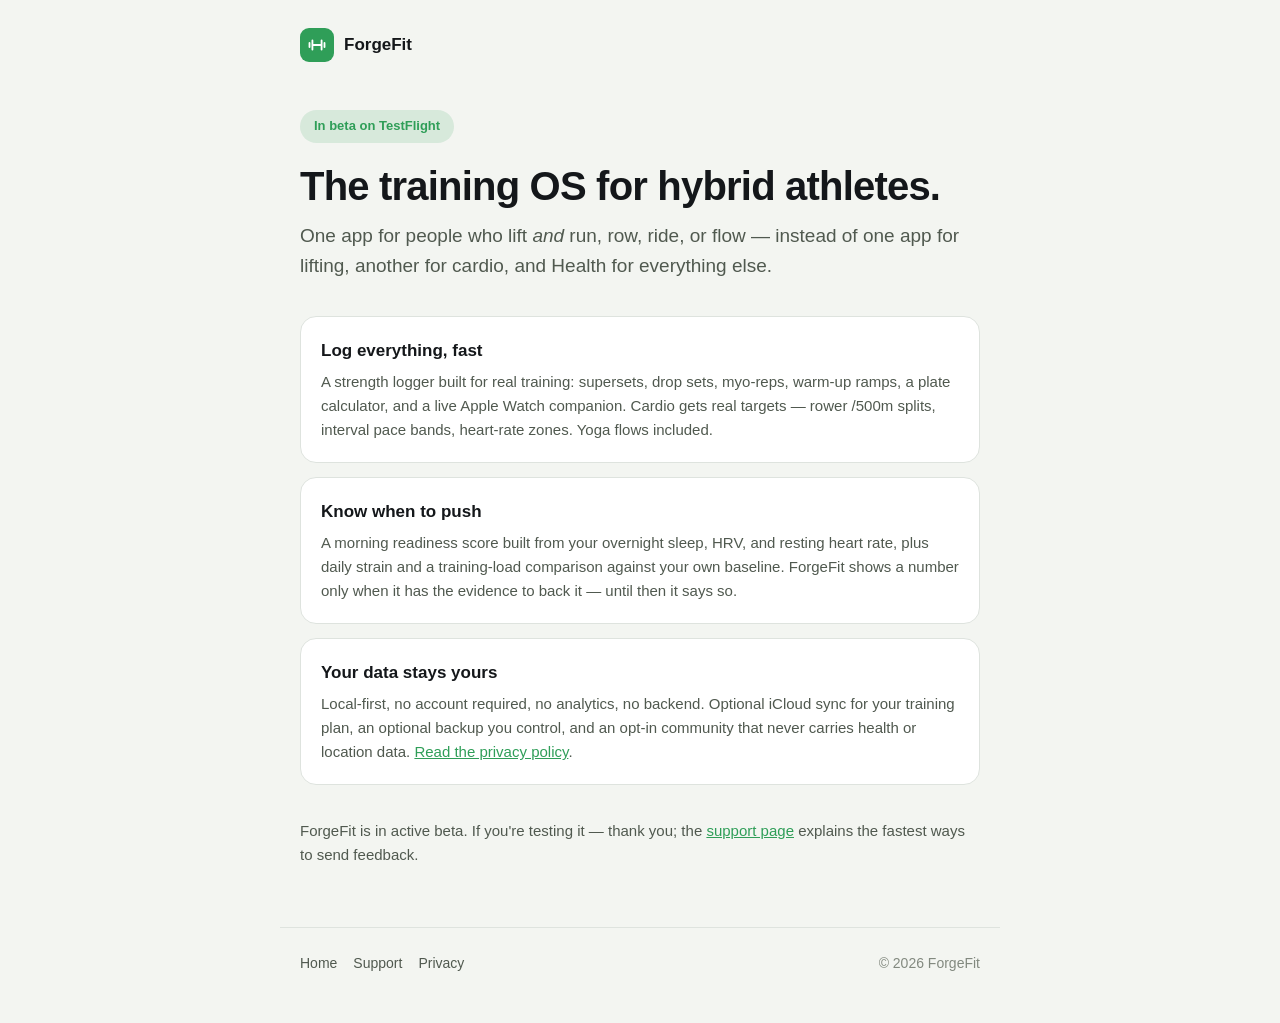
<file: index.html>
<!doctype html>
<html lang="en">
<head>
  <meta charset="utf-8">
  <meta name="viewport" content="width=device-width, initial-scale=1">
  <title>ForgeFit — the training OS for hybrid athletes</title>
  <meta name="description" content="Strength, cardio, yoga, and recovery in one iOS app. Local-first: your training data lives on your device.">
  <link rel="icon" href="data:image/svg+xml,%3Csvg xmlns='http://www.w3.org/2000/svg' viewBox='0 0 100 100'%3E%3Ctext y='.9em' font-size='90'%3E%F0%9F%8F%8B%EF%B8%8F%3C/text%3E%3C/svg%3E">
  <link rel="stylesheet" href="styles.css">
</head>
<body>
  <header class="site">
    <a href="./">
      <span class="mark" aria-hidden="true">
        <svg viewBox="0 0 24 24" fill="none" stroke="currentColor" stroke-width="2.2" stroke-linecap="round">
          <path d="M6.5 6.5v11M17.5 6.5v11M3 9.5v5M21 9.5v5M6.5 12h11"/>
        </svg>
      </span>
      ForgeFit
    </a>
  </header>

  <main>
    <span class="beta-pill">In beta on TestFlight</span>
    <h1>The training OS for hybrid athletes.</h1>
    <p class="tagline">
      One app for people who lift <em>and</em> run, row, ride, or flow —
      instead of one app for lifting, another for cardio, and Health for
      everything else.
    </p>

    <section class="cards">
      <div class="card">
        <h2>Log everything, fast</h2>
        <p>A strength logger built for real training: supersets, drop sets,
        myo-reps, warm-up ramps, a plate calculator, and a live Apple Watch
        companion. Cardio gets real targets — rower /500m splits, interval
        pace bands, heart-rate zones. Yoga flows included.</p>
      </div>
      <div class="card">
        <h2>Know when to push</h2>
        <p>A morning readiness score built from your overnight sleep, HRV, and
        resting heart rate, plus daily strain and a training-load comparison
        against your own baseline. ForgeFit shows a number only when it has
        the evidence to back it — until then it says so.</p>
      </div>
      <div class="card">
        <h2>Your data stays yours</h2>
        <p>Local-first, no account required, no analytics, no backend. Optional
        iCloud sync for your training plan, an optional backup you control, and
        an opt-in community that never carries health or location data.
        <a href="privacy.html">Read the privacy policy</a>.</p>
      </div>
    </section>

    <p class="tagline" style="font-size:15px">
      ForgeFit is in active beta. If you're testing it — thank you; the
      <a href="support.html">support page</a> explains the fastest ways to
      send feedback.
    </p>
  </main>

  <footer>
    <nav>
      <a href="./">Home</a>
      <a href="support.html">Support</a>
      <a href="privacy.html">Privacy</a>
    </nav>
    <span class="spacer"></span>
    <span>© 2026 ForgeFit</span>
  </footer>
</body>
</html>
</file>
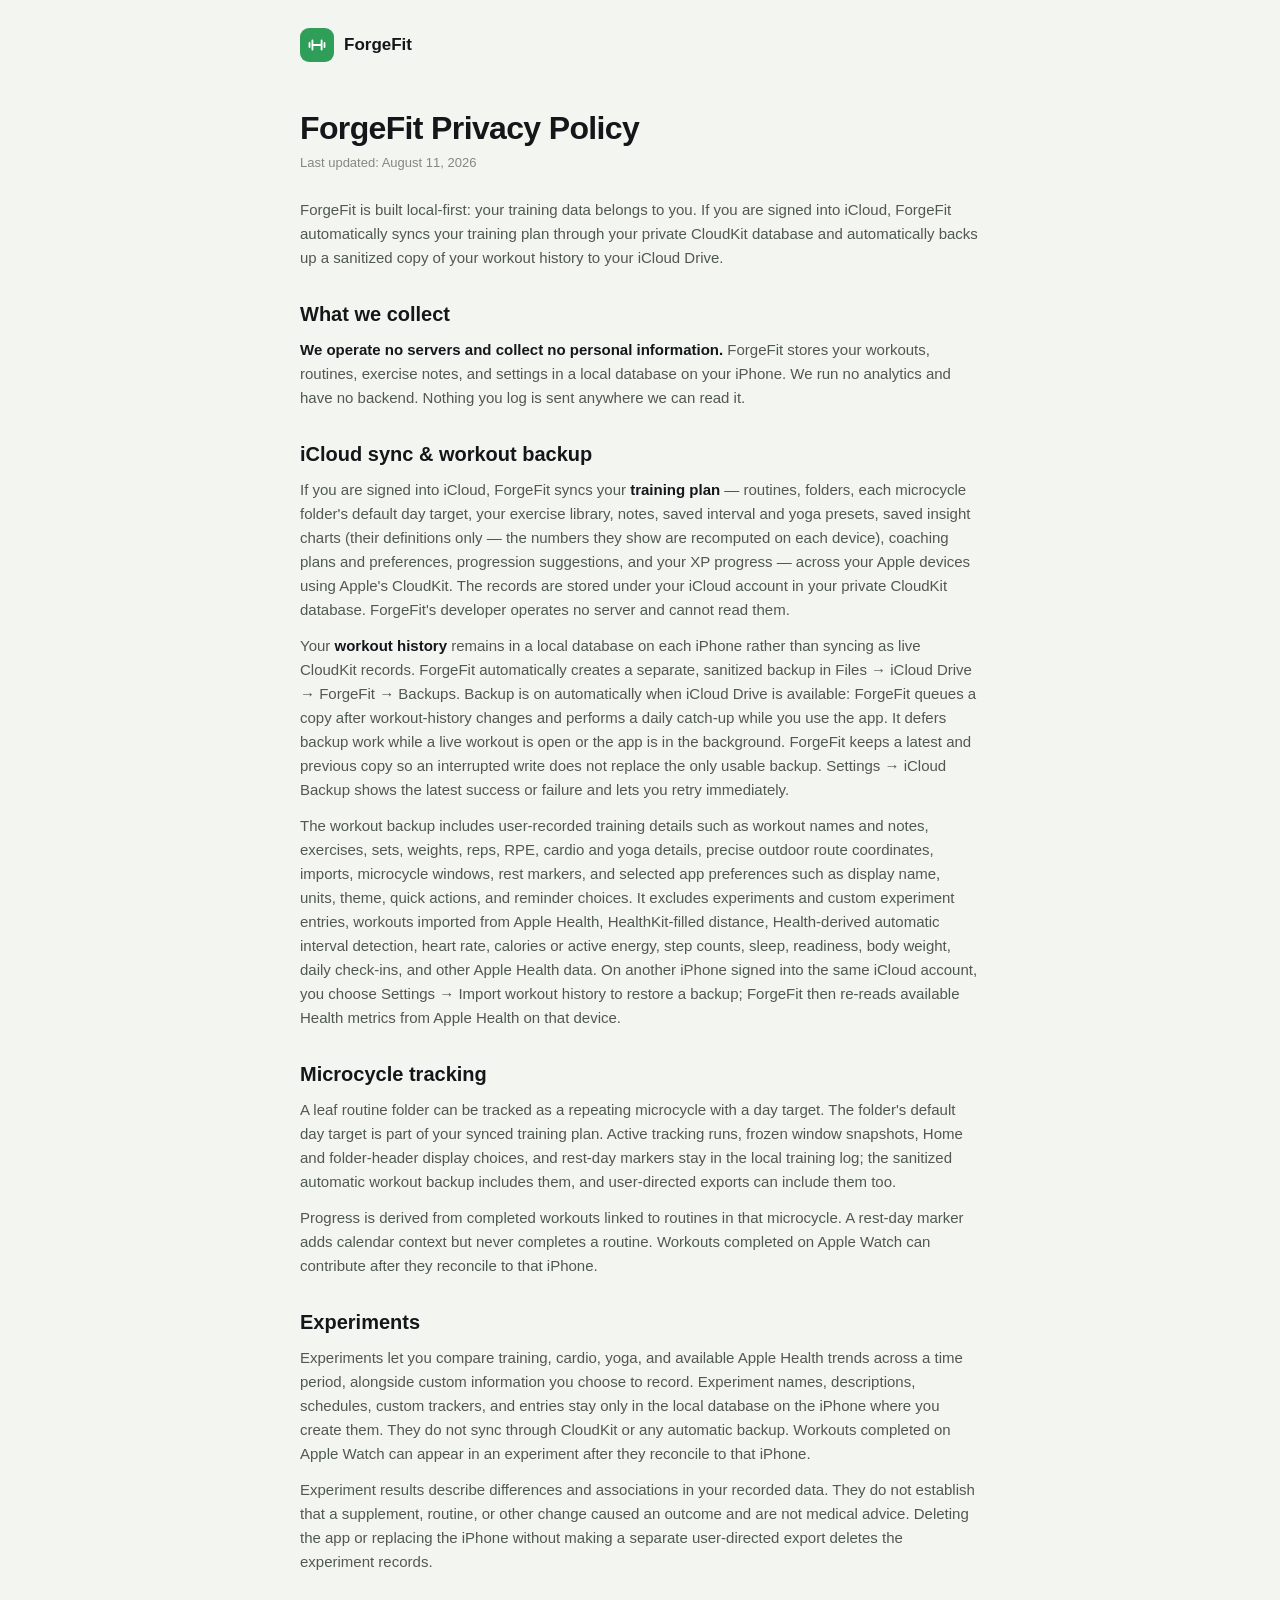
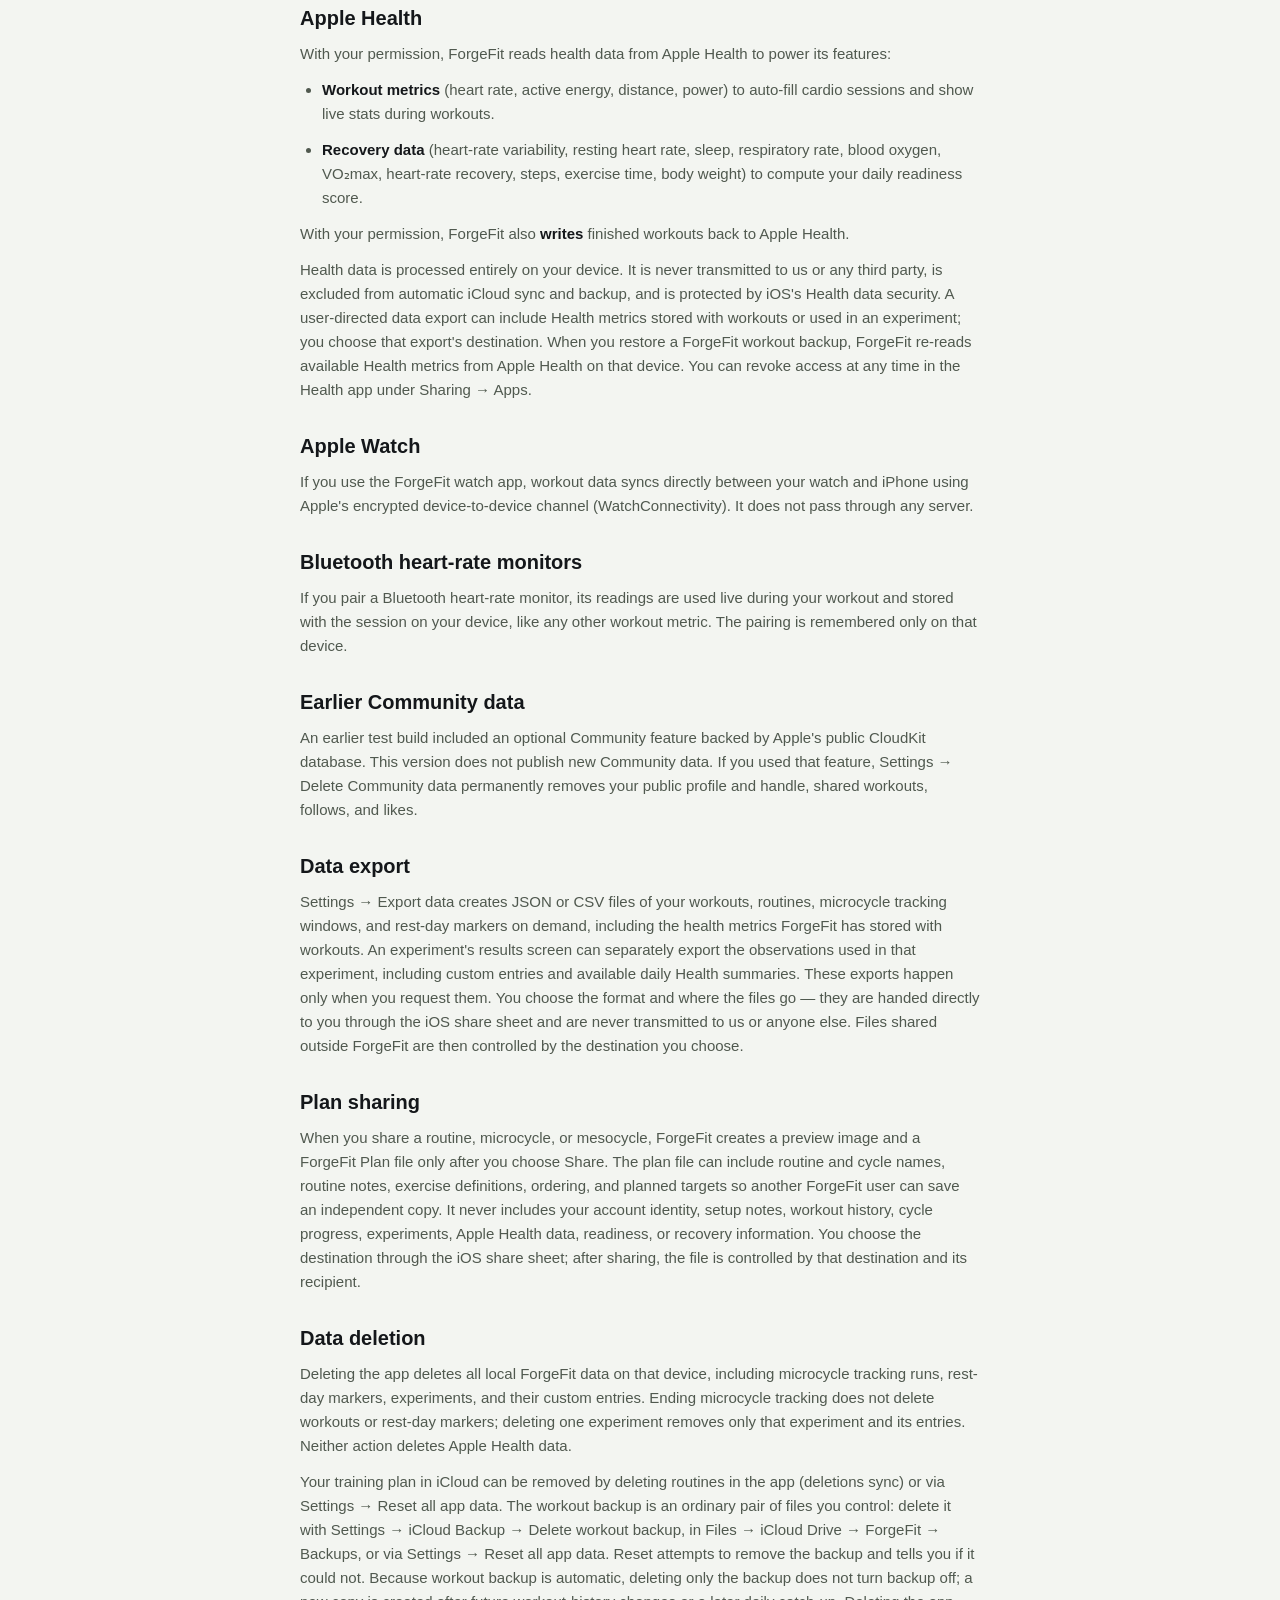
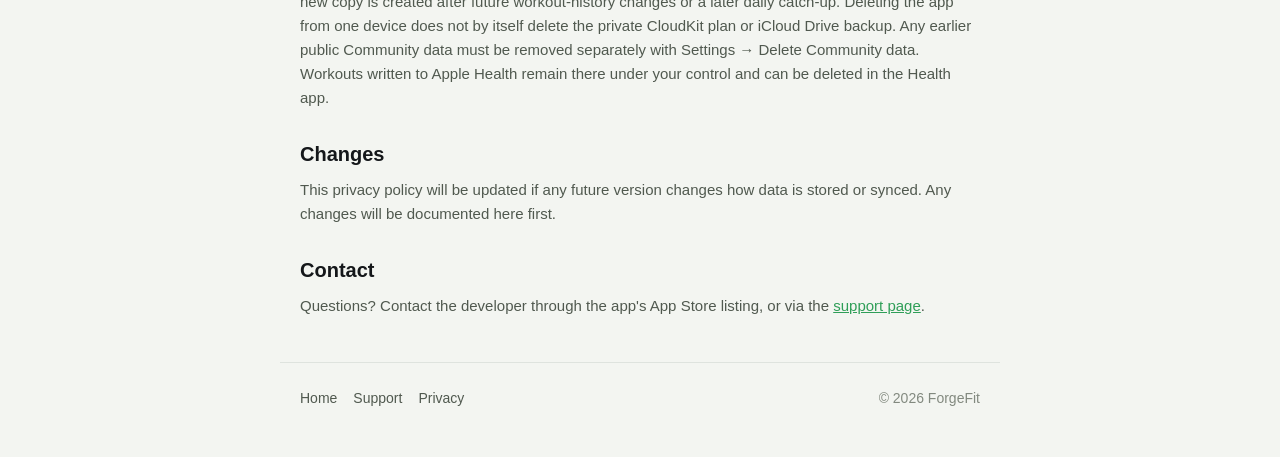
<file: privacy.html>
<!doctype html>
<html lang="en">
<head>
  <meta charset="utf-8">
  <meta name="viewport" content="width=device-width, initial-scale=1">
  <title>ForgeFit — Privacy Policy</title>
  <meta name="description" content="ForgeFit privacy policy: local-first training data, automatic private iCloud plan sync, sanitized workout-history backup, and how Apple Health data is handled.">
  <link rel="icon" href="data:image/svg+xml,%3Csvg xmlns='http://www.w3.org/2000/svg' viewBox='0 0 100 100'%3E%3Ctext y='.9em' font-size='90'%3E%F0%9F%8F%8B%EF%B8%8F%3C/text%3E%3C/svg%3E">
  <link rel="stylesheet" href="styles.css">
</head>
<body>
  <header class="site">
    <a href="./">
      <span class="mark" aria-hidden="true">
        <svg viewBox="0 0 24 24" fill="none" stroke="currentColor" stroke-width="2.2" stroke-linecap="round">
          <path d="M6.5 6.5v11M17.5 6.5v11M3 9.5v5M21 9.5v5M6.5 12h11"/>
        </svg>
      </span>
      ForgeFit
    </a>
  </header>

  <main>
    <article>
      <h1>ForgeFit Privacy Policy</h1>
      <p class="updated">Last updated: August 11, 2026</p>

      <p>ForgeFit is built local-first: your training data belongs to you. If
      you are signed into iCloud, ForgeFit automatically syncs your training
      plan through your private CloudKit database and automatically backs up a
      sanitized copy of your workout history to your iCloud Drive.</p>

      <h2>What we collect</h2>
      <p><strong>We operate no servers and collect no personal
      information.</strong> ForgeFit stores your workouts, routines, exercise
      notes, and settings in a local database on your iPhone. We run no
      analytics and have no backend. Nothing you log is sent anywhere we can
      read it.</p>

      <h2>iCloud sync &amp; workout backup</h2>
      <p>If you are signed into iCloud, ForgeFit syncs your <strong>training
      plan</strong> — routines, folders, each microcycle folder's default day
      target, your exercise library, notes, saved interval and yoga presets,
      saved insight charts (their definitions only — the numbers they show are
      recomputed on each device), coaching plans and preferences, progression
      suggestions, and your XP progress — across your Apple devices using
      Apple's CloudKit. The records are stored under your iCloud account in
      your private CloudKit database. ForgeFit's developer operates no server
      and cannot read them.</p>
      <p>Your <strong>workout history</strong> remains in a local database on
      each iPhone rather than syncing as live CloudKit records. ForgeFit
      automatically creates a separate, sanitized backup in Files → iCloud
      Drive → ForgeFit → Backups. Backup is on automatically when iCloud Drive
      is available: ForgeFit queues a copy after workout-history changes and
      performs a daily catch-up while you use the app. It defers backup work
      while a live workout is open or the app is in the background. ForgeFit
      keeps a latest and previous copy so an interrupted write does not replace
      the only usable backup. Settings → iCloud Backup shows the latest success
      or failure and lets you retry immediately.</p>
      <p>The workout backup includes user-recorded training details such as
      workout names and notes, exercises, sets, weights, reps, RPE, cardio and
      yoga details, precise outdoor route coordinates, imports, microcycle
      windows, rest markers, and selected app preferences such as display name,
      units, theme, quick actions, and reminder choices. It excludes experiments
      and custom experiment entries, workouts imported from Apple Health,
      HealthKit-filled distance, Health-derived automatic interval detection,
      heart rate, calories or active energy, step counts, sleep, readiness, body
      weight, daily check-ins, and other Apple Health data. On another iPhone
      signed into the same iCloud account, you choose Settings → Import workout
      history to restore a backup; ForgeFit then re-reads available Health
      metrics from Apple Health on that device.</p>

      <h2>Microcycle tracking</h2>
      <p>A leaf routine folder can be tracked as a repeating microcycle with a
      day target. The folder's default day target is part of your synced
      training plan. Active tracking runs, frozen window snapshots, Home and
      folder-header display choices, and rest-day markers stay in the local
      training log; the sanitized automatic workout backup includes them, and
      user-directed exports can include them too.</p>
      <p>Progress is derived from completed workouts linked to routines in that
      microcycle. A rest-day marker adds calendar context but never completes a
      routine. Workouts completed on Apple Watch can contribute after they
      reconcile to that iPhone.</p>

      <h2>Experiments</h2>
      <p>Experiments let you compare training, cardio, yoga, and available Apple
      Health trends across a time period, alongside custom information you
      choose to record. Experiment names, descriptions, schedules, custom
      trackers, and entries stay only in the local database on the iPhone where
      you create them. They do not sync through CloudKit or any automatic
      backup. Workouts completed on Apple Watch can appear in an experiment
      after they reconcile to that iPhone.</p>
      <p>Experiment results describe differences and associations in your
      recorded data. They do not establish that a supplement, routine, or other
      change caused an outcome and are not medical advice. Deleting the app or
      replacing the iPhone without making a separate user-directed export
      deletes the experiment records.</p>

      <h2>Apple Health</h2>
      <p>With your permission, ForgeFit reads health data from Apple Health to
      power its features:</p>
      <ul>
        <li><strong>Workout metrics</strong> (heart rate, active energy,
        distance, power) to auto-fill cardio sessions and show live stats
        during workouts.</li>
        <li><strong>Recovery data</strong> (heart-rate variability, resting
        heart rate, sleep, respiratory rate, blood oxygen, VO₂max, heart-rate
        recovery, steps, exercise time, body weight) to compute your daily
        readiness score.</li>
      </ul>
      <p>With your permission, ForgeFit also <strong>writes</strong> finished
      workouts back to Apple Health.</p>
      <p>Health data is processed entirely on your device. It is never
      transmitted to us or any third party, is excluded from automatic iCloud
      sync and backup, and is protected by iOS's Health data security. A
      user-directed data export can include Health metrics stored with workouts
      or used in an experiment; you choose that export's destination. When you
      restore a ForgeFit workout backup, ForgeFit re-reads available Health
      metrics from Apple Health on that device. You can revoke access at any
      time in the Health app under Sharing → Apps.</p>

      <h2>Apple Watch</h2>
      <p>If you use the ForgeFit watch app, workout data syncs directly between
      your watch and iPhone using Apple's encrypted device-to-device channel
      (WatchConnectivity). It does not pass through any server.</p>

      <h2>Bluetooth heart-rate monitors</h2>
      <p>If you pair a Bluetooth heart-rate monitor, its readings are used live
      during your workout and stored with the session on your device, like any
      other workout metric. The pairing is remembered only on that device.</p>

      <h2>Earlier Community data</h2>
      <p>An earlier test build included an optional Community feature backed by
      Apple's public CloudKit database. This version does not publish new
      Community data. If you used that feature, Settings → Delete Community data
      permanently removes your public profile and handle, shared workouts,
      follows, and likes.</p>

      <h2>Data export</h2>
      <p>Settings → Export data creates JSON or CSV files of your workouts,
      routines, microcycle tracking windows, and rest-day markers on demand,
      including the health metrics ForgeFit has stored with workouts. An
      experiment's results screen can separately export the observations used
      in that experiment, including custom entries and available daily Health
      summaries. These exports happen only when you request them. You choose the
      format and where the files go — they are handed directly to you through
      the iOS share sheet and are never transmitted to us or anyone else. Files
      shared outside ForgeFit are then controlled by the destination you
      choose.</p>

      <h2>Plan sharing</h2>
      <p>When you share a routine, microcycle, or mesocycle, ForgeFit creates a
      preview image and a ForgeFit Plan file only after you choose Share. The
      plan file can include routine and cycle names, routine notes, exercise
      definitions, ordering, and planned targets so another ForgeFit user can
      save an independent copy. It never includes your account identity, setup
      notes, workout history, cycle progress, experiments, Apple Health data,
      readiness, or recovery information. You choose the destination through
      the iOS share sheet; after sharing, the file is controlled by that
      destination and its recipient.</p>

      <h2>Data deletion</h2>
      <p>Deleting the app deletes all local ForgeFit data on that device,
      including microcycle tracking runs, rest-day markers, experiments, and
      their custom entries. Ending microcycle tracking does not delete workouts
      or rest-day markers; deleting one experiment removes only that experiment
      and its entries. Neither action deletes Apple Health data.</p>
      <p>Your training plan in iCloud can be removed by deleting routines in the
      app (deletions sync) or via Settings → Reset all app data. The workout
      backup is an ordinary pair of files you control: delete it with Settings
      → iCloud Backup → Delete workout backup, in Files → iCloud Drive →
      ForgeFit → Backups, or via Settings → Reset all app data. Reset attempts
      to remove the backup and tells you if it could not. Because workout backup
      is automatic, deleting only the backup does not turn backup off; a new
      copy is created after future workout-history changes or a later daily
      catch-up. Deleting the app from one device does not by itself delete the
      private CloudKit plan or iCloud Drive backup. Any earlier public Community
      data must be removed separately with Settings → Delete Community data.
      Workouts written to Apple Health remain there under your control and can
      be deleted in the Health app.</p>

      <h2>Changes</h2>
      <p>This privacy policy will be updated if any future version changes how
      data is stored or synced. Any changes will be documented here first.</p>

      <h2>Contact</h2>
      <p>Questions? Contact the developer through the app's App Store listing,
      or via the <a href="support.html">support page</a>.</p>
    </article>
  </main>

  <footer>
    <nav>
      <a href="./">Home</a>
      <a href="support.html">Support</a>
      <a href="privacy.html">Privacy</a>
    </nav>
    <span class="spacer"></span>
    <span>© 2026 ForgeFit</span>
  </footer>
</body>
</html>
</file>
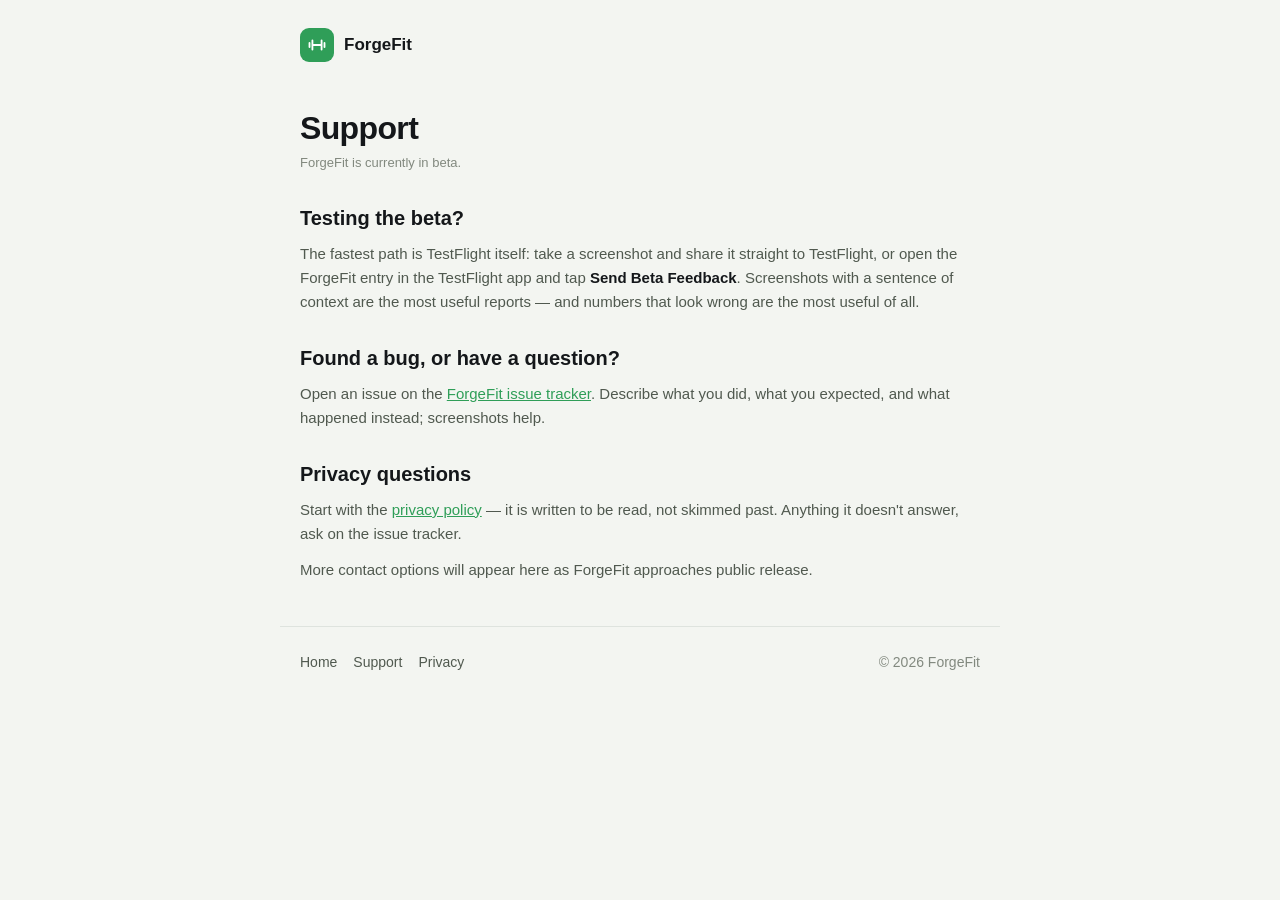
<file: support.html>
<!doctype html>
<html lang="en">
<head>
  <meta charset="utf-8">
  <meta name="viewport" content="width=device-width, initial-scale=1">
  <title>ForgeFit — Support</title>
  <meta name="description" content="How to get help with ForgeFit and send feedback during the beta.">
  <link rel="icon" href="data:image/svg+xml,%3Csvg xmlns='http://www.w3.org/2000/svg' viewBox='0 0 100 100'%3E%3Ctext y='.9em' font-size='90'%3E%F0%9F%8F%8B%EF%B8%8F%3C/text%3E%3C/svg%3E">
  <link rel="stylesheet" href="styles.css">
</head>
<body>
  <header class="site">
    <a href="./">
      <span class="mark" aria-hidden="true">
        <svg viewBox="0 0 24 24" fill="none" stroke="currentColor" stroke-width="2.2" stroke-linecap="round">
          <path d="M6.5 6.5v11M17.5 6.5v11M3 9.5v5M21 9.5v5M6.5 12h11"/>
        </svg>
      </span>
      ForgeFit
    </a>
  </header>

  <main>
    <article>
      <h1>Support</h1>
      <p class="updated">ForgeFit is currently in beta.</p>

      <h2>Testing the beta?</h2>
      <p>The fastest path is TestFlight itself: take a screenshot and share it
      straight to TestFlight, or open the ForgeFit entry in the TestFlight app
      and tap <strong>Send Beta Feedback</strong>. Screenshots with a sentence
      of context are the most useful reports — and numbers that look wrong are
      the most useful of all.</p>

      <h2>Found a bug, or have a question?</h2>
      <p>Open an issue on the
      <a href="https://github.com/jpattison54319/forgefit-site/issues">ForgeFit
      issue tracker</a>. Describe what you did, what you expected, and what
      happened instead; screenshots help.</p>

      <h2>Privacy questions</h2>
      <p>Start with the <a href="privacy.html">privacy policy</a> — it is
      written to be read, not skimmed past. Anything it doesn't answer,
      ask on the issue tracker.</p>

      <p>More contact options will appear here as ForgeFit approaches public
      release.</p>
    </article>
  </main>

  <footer>
    <nav>
      <a href="./">Home</a>
      <a href="support.html">Support</a>
      <a href="privacy.html">Privacy</a>
    </nav>
    <span class="spacer"></span>
    <span>© 2026 ForgeFit</span>
  </footer>
</body>
</html>
</file>
<file: styles.css>
/* ForgeFit site — Sage theme, mirrors the app's palette (Theme.swift). */
:root {
  --bg: #0e1116;
  --surface: #181b21;
  --surface-elevated: #20242b;
  --separator: #333942;
  --accent: #55b374;
  --accent-soft: rgba(85, 179, 116, 0.18);
  --mint: #34d399;
  --text: #ffffff;
  --text-2: #a4aba6;
  --text-3: #747a74;
}
@media (prefers-color-scheme: light) {
  :root {
    --bg: #f3f5f1;
    --surface: #ffffff;
    --surface-elevated: #ffffff;
    --separator: #dee3de;
    --accent: #2f9e58;
    --accent-soft: rgba(47, 158, 88, 0.14);
    --mint: #159873;
    --text: #14171a;
    --text-2: #50594f;
    --text-3: #82897f;
  }
}
* { box-sizing: border-box; margin: 0; padding: 0; }
html { -webkit-text-size-adjust: 100%; }
body {
  background: var(--bg);
  color: var(--text);
  font-family: -apple-system, BlinkMacSystemFont, "SF Pro Text", "Segoe UI", Roboto, Helvetica, Arial, sans-serif;
  line-height: 1.6;
}
main { max-width: 720px; margin: 0 auto; padding: 48px 20px 32px; }
header.site { max-width: 720px; margin: 0 auto; padding: 28px 20px 0; display: flex; align-items: center; gap: 10px; }
header.site a { color: var(--text); text-decoration: none; font-weight: 700; font-size: 17px; display: flex; align-items: center; gap: 10px; }
.mark {
  width: 34px; height: 34px; border-radius: 9px;
  background: var(--accent); color: #fff;
  display: inline-flex; align-items: center; justify-content: center;
}
.mark svg { width: 20px; height: 20px; }
h1 { font-size: 40px; line-height: 1.15; letter-spacing: -0.02em; margin-bottom: 12px; }
.tagline { font-size: 19px; color: var(--text-2); margin-bottom: 28px; }
.beta-pill {
  display: inline-block; font-size: 13px; font-weight: 600;
  color: var(--accent); background: var(--accent-soft);
  border-radius: 999px; padding: 6px 14px; margin-bottom: 20px;
}
section.cards { display: grid; gap: 14px; margin: 34px 0; }
.card {
  background: var(--surface); border: 1px solid var(--separator);
  border-radius: 16px; padding: 20px;
}
.card h2 { font-size: 17px; margin-bottom: 6px; }
.card p { font-size: 15px; color: var(--text-2); }
article h1 { font-size: 32px; margin-bottom: 6px; }
article .updated { color: var(--text-3); font-size: 13px; margin-bottom: 24px; }
article h2 { font-size: 20px; margin: 28px 0 8px; }
article p, article li { font-size: 15px; color: var(--text-2); margin-bottom: 12px; }
article ul { padding-left: 22px; margin-bottom: 12px; }
article strong { color: var(--text); }
a { color: var(--accent); }
footer {
  max-width: 720px; margin: 0 auto; padding: 24px 20px 48px;
  border-top: 1px solid var(--separator);
  display: flex; flex-wrap: wrap; gap: 16px; align-items: center;
  color: var(--text-3); font-size: 14px;
}
footer nav { display: flex; gap: 16px; }
footer a { color: var(--text-2); text-decoration: none; }
footer a:hover { color: var(--accent); }
.spacer { flex: 1; }
@media (max-width: 480px) { h1 { font-size: 32px; } }
</file>
